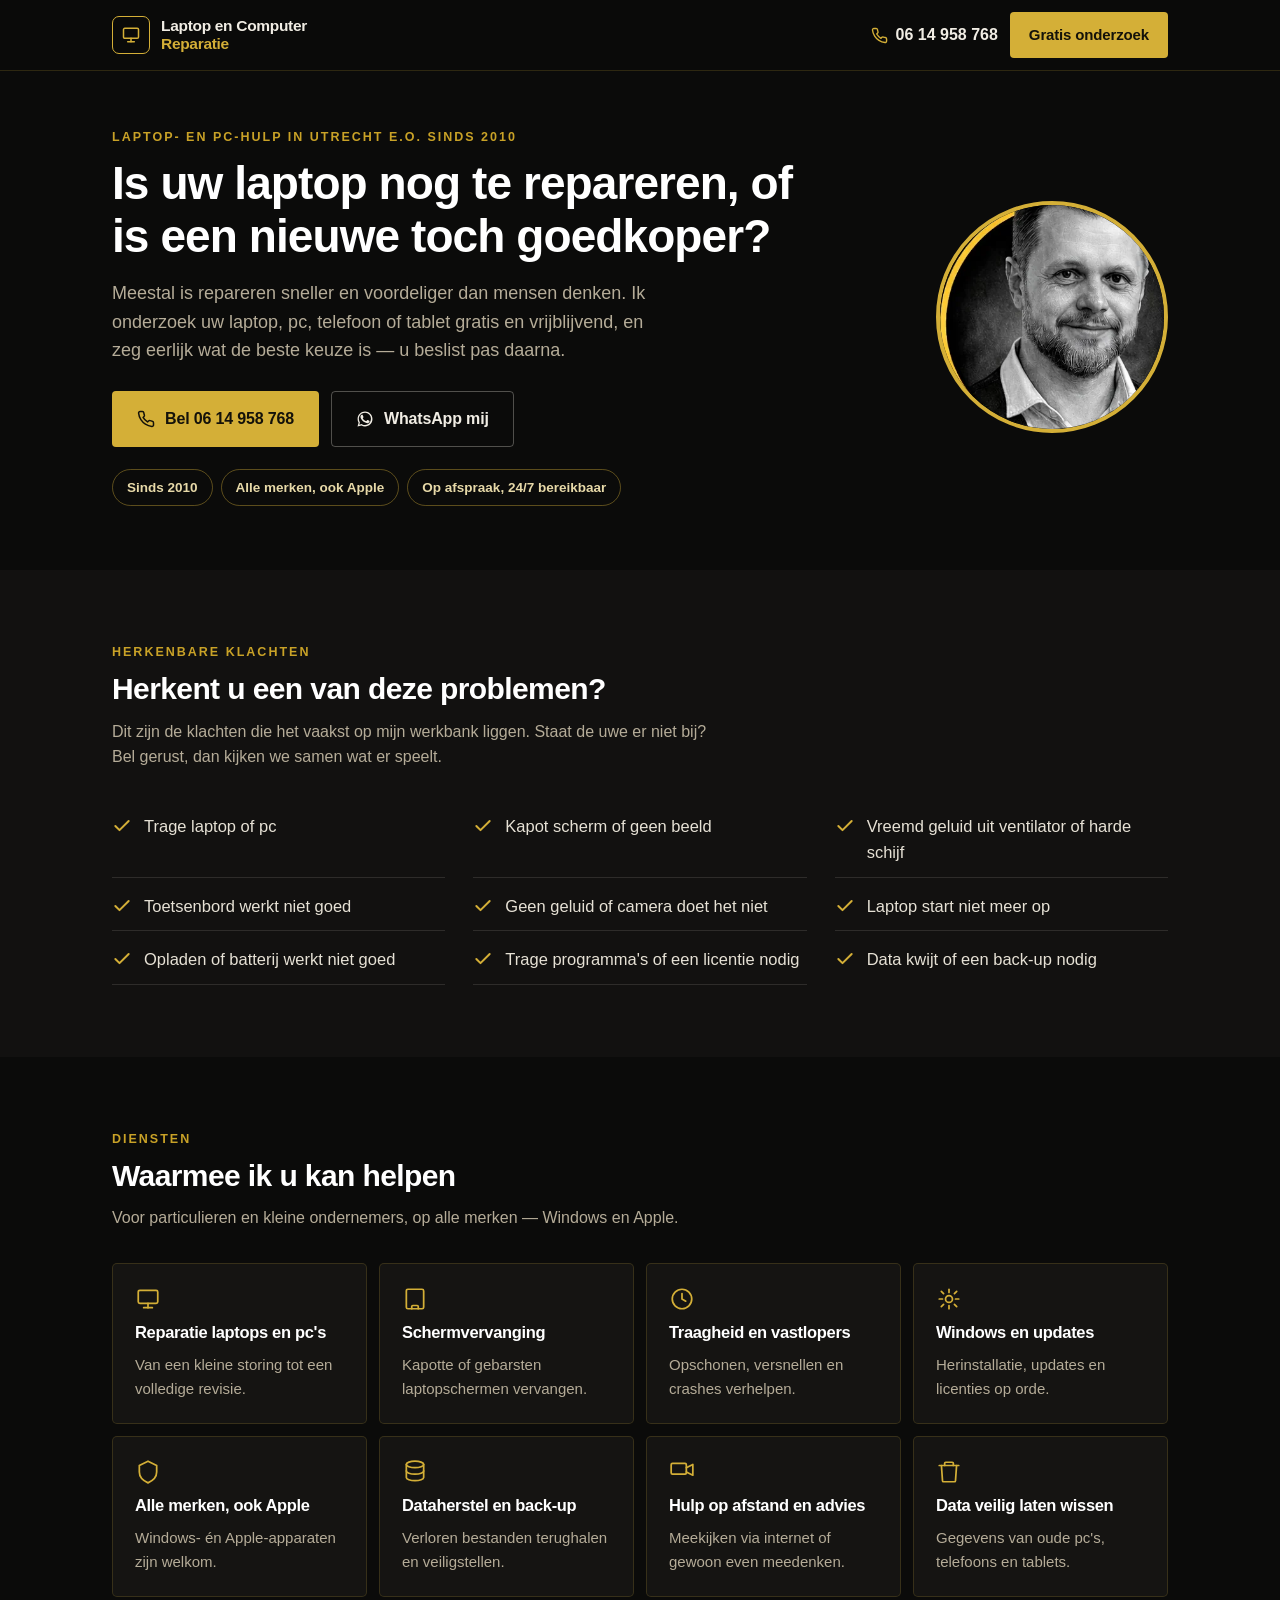
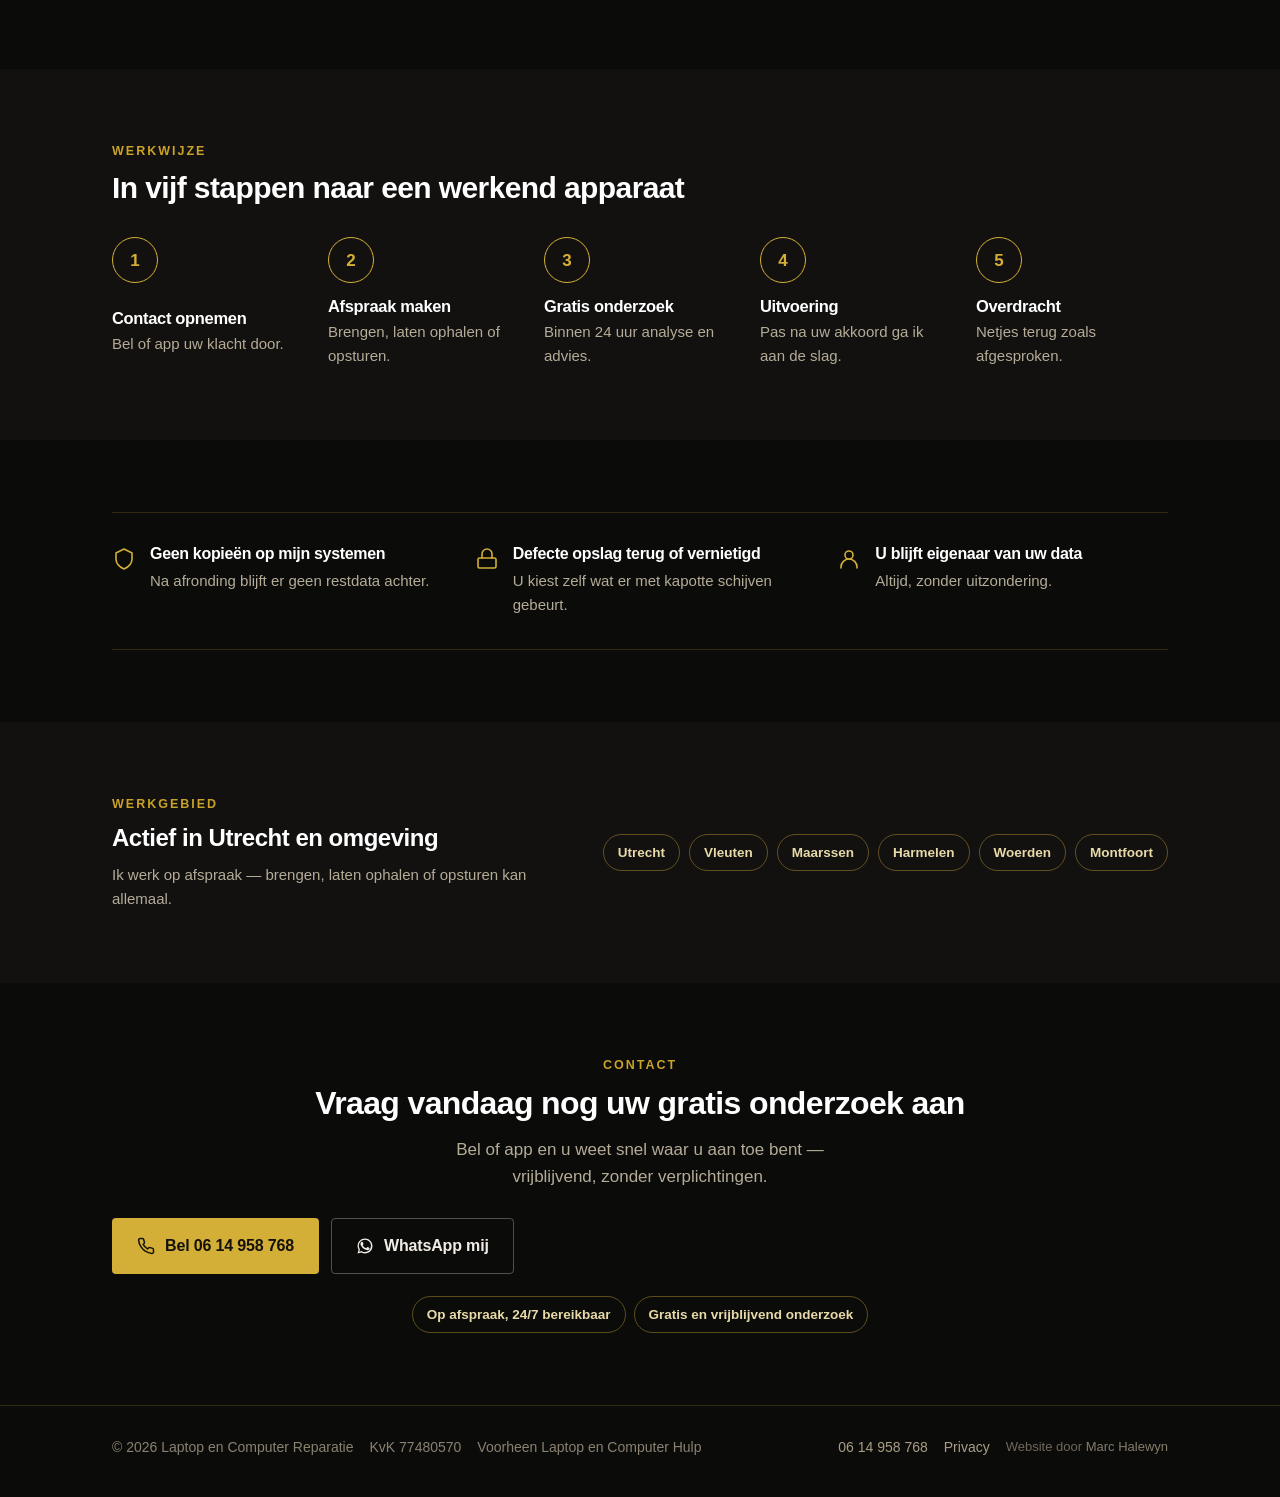
<file: index.html>
<!doctype html>
<html lang="nl">
<head>
<meta charset="utf-8">
<meta name="viewport" content="width=device-width, initial-scale=1">

<title>Laptop en Computer Reparatie | Utrecht e.o. — gratis onderzoek</title>
<meta name="description" content="Laptop- en pc-reparatie in Utrecht, Vleuten, Maarssen, Harmelen, Woerden en Montfoort. Gratis en vrijblijvend onderzoek, eerlijk advies vooraf. Alle merken, ook Apple. Sinds 2010. Bel of app 06 14 958 768.">
<link rel="canonical" href="https://laptopencomputerreparatie.nl/">
<meta name="robots" content="index, follow">
<meta name="theme-color" content="#0b0b0a">

<meta property="og:type" content="website">
<meta property="og:locale" content="nl_NL">
<meta property="og:site_name" content="Laptop en Computer Reparatie">
<meta property="og:title" content="Laptop en Computer Reparatie — Utrecht en omgeving">
<meta property="og:description" content="Is uw laptop nog te repareren, of is een nieuwe toch goedkoper? Gratis en vrijblijvend onderzoek, eerlijk advies vooraf. Bel of app 06 14 958 768.">
<meta property="og:url" content="https://laptopencomputerreparatie.nl/">
<meta property="og:image" content="https://laptopencomputerreparatie.nl/assets/og-image.jpg">
<meta property="og:image:width" content="1200">
<meta property="og:image:height" content="630">
<meta name="twitter:card" content="summary_large_image">

<link rel="icon" href="/assets/favicon.svg" type="image/svg+xml">
<link rel="apple-touch-icon" href="/assets/apple-touch-icon.png">
<link rel="stylesheet" href="/css/style.css">
</head>
<body>

<a class="skip" href="#main">Naar de inhoud</a>

<header class="site-header">
  <div class="wrap">
    <a class="brand" href="/" aria-label="Laptop en Computer Reparatie, naar begin van de pagina">
      <span class="brand__mark" aria-hidden="true">
        <svg width="20" height="20" viewBox="0 0 24 24" fill="none" stroke="#d4af37" stroke-width="1.8" stroke-linecap="round" stroke-linejoin="round"><rect x="3" y="4" width="18" height="12" rx="1.5"/><path d="M8 20h8"/><path d="M12 16v4"/></svg>
      </span>
      <span class="brand__name">Laptop en Computer<span>Reparatie</span></span>
    </a>

    <div class="header-actions">
      <a class="header-phone" href="tel:+31614958768">
        <svg width="17" height="17" viewBox="0 0 24 24" fill="none" stroke="#d4af37" stroke-width="2" stroke-linecap="round" stroke-linejoin="round" aria-hidden="true"><path d="M22 16.92v3a2 2 0 0 1-2.18 2 19.79 19.79 0 0 1-8.63-3.07 19.5 19.5 0 0 1-6-6 19.79 19.79 0 0 1-3.07-8.67A2 2 0 0 1 4.11 2h3a2 2 0 0 1 2 1.72c.127.96.361 1.903.7 2.81a2 2 0 0 1-.45 2.11L8.09 9.91a16 16 0 0 0 6 6l1.27-1.27a2 2 0 0 1 2.11-.45c.907.339 1.85.573 2.81.7A2 2 0 0 1 22 16.92z"/></svg>
        06 14 958 768
      </a>
      <a class="btn btn--primary header-cta" href="#contact">Gratis onderzoek</a>
    </div>
  </div>
</header>

<main id="main">

  <!-- HERO -->
  <section class="hero">
    <div class="wrap hero__inner">
      <div class="hero__media">
        <picture>
          <source srcset="/assets/portret.webp" type="image/webp">
          <img class="hero__portrait" src="/assets/portret.jpg" width="232" height="232"
               alt="Murtic, eigenaar van Laptop en Computer Reparatie" loading="eager" decoding="async">
        </picture>
      </div>

      <div class="hero__text">
        <span class="eyebrow">Laptop- en pc-hulp in Utrecht e.o. sinds 2010</span>
        <h1>Is uw laptop nog te repareren, of is een nieuwe toch goedkoper?</h1>
        <p class="hero__lead">
          Meestal is repareren sneller en voordeliger dan mensen denken. Ik onderzoek uw laptop, pc,
          telefoon of tablet gratis en vrijblijvend, en zeg eerlijk wat de beste keuze is — u beslist
          pas daarna.
        </p>

        <div class="hero__actions">
          <a class="btn btn--primary" href="tel:+31614958768">
            <svg width="18" height="18" viewBox="0 0 24 24" fill="none" stroke="#14120a" stroke-width="2" stroke-linecap="round" stroke-linejoin="round" aria-hidden="true"><path d="M22 16.92v3a2 2 0 0 1-2.18 2 19.79 19.79 0 0 1-8.63-3.07 19.5 19.5 0 0 1-6-6 19.79 19.79 0 0 1-3.07-8.67A2 2 0 0 1 4.11 2h3a2 2 0 0 1 2 1.72c.127.96.361 1.903.7 2.81a2 2 0 0 1-.45 2.11L8.09 9.91a16 16 0 0 0 6 6l1.27-1.27a2 2 0 0 1 2.11-.45c.907.339 1.85.573 2.81.7A2 2 0 0 1 22 16.92z"/></svg>
            Bel 06 14 958 768
          </a>
          <a class="btn btn--ghost" href="https://wa.me/31614958768?text=Hallo%2C%20ik%20heb%20een%20vraag%20over%20mijn%20laptop%20of%20pc." rel="noopener">
            <svg width="18" height="18" viewBox="0 0 24 24" fill="currentColor" aria-hidden="true"><path d="M17.47 14.38c-.3-.15-1.76-.87-2.03-.97-.27-.1-.47-.15-.67.15-.2.3-.77.97-.94 1.17-.17.2-.35.22-.65.07-.3-.15-1.26-.46-2.4-1.48-.89-.79-1.49-1.77-1.66-2.07-.17-.3-.02-.46.13-.61.14-.13.3-.35.45-.52.15-.17.2-.3.3-.5.1-.2.05-.37-.02-.52-.08-.15-.67-1.61-.92-2.21-.24-.58-.49-.5-.67-.51h-.57c-.2 0-.52.07-.8.37-.27.3-1.04 1.02-1.04 2.48s1.07 2.88 1.22 3.08c.15.2 2.1 3.2 5.08 4.49.71.3 1.26.49 1.69.63.71.22 1.36.19 1.87.12.57-.09 1.76-.72 2.01-1.41.25-.7.25-1.29.17-1.41-.07-.13-.27-.2-.57-.35z"/><path d="M12.04 2C6.58 2 2.13 6.45 2.13 11.91c0 1.75.46 3.45 1.32 4.95L2 22l5.25-1.38a9.87 9.87 0 0 0 4.79 1.22h.01c5.46 0 9.91-4.45 9.91-9.91C21.96 6.45 17.5 2 12.04 2zm0 18.03h-.01a8.2 8.2 0 0 1-4.18-1.15l-.3-.18-3.11.82.83-3.04-.2-.31a8.17 8.17 0 0 1-1.26-4.36c0-4.54 3.7-8.23 8.24-8.23a8.23 8.23 0 0 1 0 16.45z"/></svg>
            WhatsApp mij
          </a>
        </div>

        <div class="badges">
          <span class="pill">Sinds 2010</span>
          <span class="pill">Alle merken, ook Apple</span>
          <span class="pill">Op afspraak, 24/7 bereikbaar</span>
        </div>
      </div>
    </div>
  </section>

  <!-- KLACHTEN -->
  <section class="section section--alt" id="klachten">
    <div class="wrap">
      <div class="section-head">
        <span class="eyebrow">Herkenbare klachten</span>
        <h2>Herkent u een van deze problemen?</h2>
        <p>Dit zijn de klachten die het vaakst op mijn werkbank liggen. Staat de uwe er niet bij? Bel gerust, dan kijken we samen wat er speelt.</p>
      </div>

      <ul class="checklist">
        <li><svg width="20" height="20" viewBox="0 0 24 24" fill="none" stroke="currentColor" stroke-width="2.4" stroke-linecap="round" stroke-linejoin="round" aria-hidden="true"><polyline points="20 6 9 17 4 12"/></svg>Trage laptop of pc</li>
        <li><svg width="20" height="20" viewBox="0 0 24 24" fill="none" stroke="currentColor" stroke-width="2.4" stroke-linecap="round" stroke-linejoin="round" aria-hidden="true"><polyline points="20 6 9 17 4 12"/></svg>Kapot scherm of geen beeld</li>
        <li><svg width="20" height="20" viewBox="0 0 24 24" fill="none" stroke="currentColor" stroke-width="2.4" stroke-linecap="round" stroke-linejoin="round" aria-hidden="true"><polyline points="20 6 9 17 4 12"/></svg>Vreemd geluid uit ventilator of harde schijf</li>
        <li><svg width="20" height="20" viewBox="0 0 24 24" fill="none" stroke="currentColor" stroke-width="2.4" stroke-linecap="round" stroke-linejoin="round" aria-hidden="true"><polyline points="20 6 9 17 4 12"/></svg>Toetsenbord werkt niet goed</li>
        <li><svg width="20" height="20" viewBox="0 0 24 24" fill="none" stroke="currentColor" stroke-width="2.4" stroke-linecap="round" stroke-linejoin="round" aria-hidden="true"><polyline points="20 6 9 17 4 12"/></svg>Geen geluid of camera doet het niet</li>
        <li><svg width="20" height="20" viewBox="0 0 24 24" fill="none" stroke="currentColor" stroke-width="2.4" stroke-linecap="round" stroke-linejoin="round" aria-hidden="true"><polyline points="20 6 9 17 4 12"/></svg>Laptop start niet meer op</li>
        <li><svg width="20" height="20" viewBox="0 0 24 24" fill="none" stroke="currentColor" stroke-width="2.4" stroke-linecap="round" stroke-linejoin="round" aria-hidden="true"><polyline points="20 6 9 17 4 12"/></svg>Opladen of batterij werkt niet goed</li>
        <li><svg width="20" height="20" viewBox="0 0 24 24" fill="none" stroke="currentColor" stroke-width="2.4" stroke-linecap="round" stroke-linejoin="round" aria-hidden="true"><polyline points="20 6 9 17 4 12"/></svg>Trage programma's of een licentie nodig</li>
        <li><svg width="20" height="20" viewBox="0 0 24 24" fill="none" stroke="currentColor" stroke-width="2.4" stroke-linecap="round" stroke-linejoin="round" aria-hidden="true"><polyline points="20 6 9 17 4 12"/></svg>Data kwijt of een back-up nodig</li>
      </ul>
    </div>
  </section>

  <!-- DIENSTEN -->
  <section class="section" id="diensten">
    <div class="wrap">
      <div class="section-head">
        <span class="eyebrow">Diensten</span>
        <h2>Waarmee ik u kan helpen</h2>
        <p>Voor particulieren en kleine ondernemers, op alle merken — Windows en Apple.</p>
      </div>

      <div class="cards">
        <article class="card">
          <svg width="26" height="26" viewBox="0 0 24 24" fill="none" stroke="currentColor" stroke-width="1.6" stroke-linecap="round" stroke-linejoin="round" aria-hidden="true"><rect x="3" y="4" width="18" height="12" rx="1.5"/><path d="M8 20h8"/><path d="M12 16v4"/></svg>
          <h3>Reparatie laptops en pc's</h3>
          <p>Van een kleine storing tot een volledige revisie.</p>
        </article>

        <article class="card">
          <svg width="26" height="26" viewBox="0 0 24 24" fill="none" stroke="currentColor" stroke-width="1.6" stroke-linecap="round" stroke-linejoin="round" aria-hidden="true"><rect x="4" y="3" width="16" height="18" rx="1.5"/><path d="M9 21v-2a1 1 0 0 1 1-1h4a1 1 0 0 1 1 1v2"/></svg>
          <h3>Schermvervanging</h3>
          <p>Kapotte of gebarsten laptopschermen vervangen.</p>
        </article>

        <article class="card">
          <svg width="26" height="26" viewBox="0 0 24 24" fill="none" stroke="currentColor" stroke-width="1.6" stroke-linecap="round" stroke-linejoin="round" aria-hidden="true"><circle cx="12" cy="12" r="9"/><polyline points="12 7 12 12 15.5 14"/></svg>
          <h3>Traagheid en vastlopers</h3>
          <p>Opschonen, versnellen en crashes verhelpen.</p>
        </article>

        <article class="card">
          <svg width="26" height="26" viewBox="0 0 24 24" fill="none" stroke="currentColor" stroke-width="1.6" stroke-linecap="round" stroke-linejoin="round" aria-hidden="true"><path d="M12 3v3"/><path d="M12 18v3"/><path d="M4.9 4.9 7 7"/><path d="m17 17 2.1 2.1"/><path d="M3 12h3"/><path d="M18 12h3"/><path d="M4.9 19.1 7 17"/><path d="m17 7 2.1-2.1"/><circle cx="12" cy="12" r="3.2"/></svg>
          <h3>Windows en updates</h3>
          <p>Herinstallatie, updates en licenties op orde.</p>
        </article>

        <article class="card">
          <svg width="26" height="26" viewBox="0 0 24 24" fill="none" stroke="currentColor" stroke-width="1.6" stroke-linecap="round" stroke-linejoin="round" aria-hidden="true"><path d="M12 2l8 4v6c0 5-3.5 8-8 10-4.5-2-8-5-8-10V6l8-4z"/></svg>
          <h3>Alle merken, ook Apple</h3>
          <p>Windows- én Apple-apparaten zijn welkom.</p>
        </article>

        <article class="card">
          <svg width="26" height="26" viewBox="0 0 24 24" fill="none" stroke="currentColor" stroke-width="1.6" stroke-linecap="round" stroke-linejoin="round" aria-hidden="true"><ellipse cx="12" cy="5" rx="8" ry="3"/><path d="M4 5v6c0 1.66 3.58 3 8 3s8-1.34 8-3V5"/><path d="M4 11v6c0 1.66 3.58 3 8 3s8-1.34 8-3v-6"/></svg>
          <h3>Dataherstel en back-up</h3>
          <p>Verloren bestanden terughalen en veiligstellen.</p>
        </article>

        <article class="card">
          <svg width="26" height="26" viewBox="0 0 24 24" fill="none" stroke="currentColor" stroke-width="1.6" stroke-linecap="round" stroke-linejoin="round" aria-hidden="true"><rect x="2" y="4" width="14" height="10" rx="1.2"/><path d="m16 8 6-3v10l-6-3"/></svg>
          <h3>Hulp op afstand en advies</h3>
          <p>Meekijken via internet of gewoon even meedenken.</p>
        </article>

        <article class="card">
          <svg width="26" height="26" viewBox="0 0 24 24" fill="none" stroke="currentColor" stroke-width="1.6" stroke-linecap="round" stroke-linejoin="round" aria-hidden="true"><path d="M3 6h18"/><path d="M8 6V4a1 1 0 0 1 1-1h6a1 1 0 0 1 1 1v2"/><path d="m19 6-1 14a1 1 0 0 1-1 1H7a1 1 0 0 1-1-1L5 6"/></svg>
          <h3>Data veilig laten wissen</h3>
          <p>Gegevens van oude pc's, telefoons en tablets.</p>
        </article>
      </div>
    </div>
  </section>

  <!-- WERKWIJZE -->
  <section class="section section--alt" id="werkwijze">
    <div class="wrap">
      <div class="section-head">
        <span class="eyebrow">Werkwijze</span>
        <h2>In vijf stappen naar een werkend apparaat</h2>
      </div>

      <ol class="steps">
        <li><div><h3>Contact opnemen</h3><p>Bel of app uw klacht door.</p></div></li>
        <li><div><h3>Afspraak maken</h3><p>Brengen, laten ophalen of opsturen.</p></div></li>
        <li><div><h3>Gratis onderzoek</h3><p>Binnen 24 uur analyse en advies.</p></div></li>
        <li><div><h3>Uitvoering</h3><p>Pas na uw akkoord ga ik aan de slag.</p></div></li>
        <li><div><h3>Overdracht</h3><p>Netjes terug zoals afgesproken.</p></div></li>
      </ol>
    </div>
  </section>

  <!-- VERTROUWEN -->
  <section class="section" id="data">
    <div class="wrap">
      <div class="trust">
        <div class="trust__item">
          <svg width="24" height="24" viewBox="0 0 24 24" fill="none" stroke="currentColor" stroke-width="1.6" stroke-linecap="round" stroke-linejoin="round" aria-hidden="true"><path d="M12 2l8 4v6c0 5-3.5 8-8 10-4.5-2-8-5-8-10V6l8-4z"/></svg>
          <div>
            <h3>Geen kopieën op mijn systemen</h3>
            <p>Na afronding blijft er geen restdata achter.</p>
          </div>
        </div>

        <div class="trust__item">
          <svg width="24" height="24" viewBox="0 0 24 24" fill="none" stroke="currentColor" stroke-width="1.6" stroke-linecap="round" stroke-linejoin="round" aria-hidden="true"><rect x="3" y="11" width="18" height="10" rx="1.5"/><path d="M7 11V7a5 5 0 0 1 10 0v4"/></svg>
          <div>
            <h3>Defecte opslag terug of vernietigd</h3>
            <p>U kiest zelf wat er met kapotte schijven gebeurt.</p>
          </div>
        </div>

        <div class="trust__item">
          <svg width="24" height="24" viewBox="0 0 24 24" fill="none" stroke="currentColor" stroke-width="1.6" stroke-linecap="round" stroke-linejoin="round" aria-hidden="true"><circle cx="12" cy="8" r="4"/><path d="M4 21v-1a8 8 0 0 1 16 0v1"/></svg>
          <div>
            <h3>U blijft eigenaar van uw data</h3>
            <p>Altijd, zonder uitzondering.</p>
          </div>
        </div>
      </div>
    </div>
  </section>

  <!-- WERKGEBIED -->
  <section class="section section--alt" id="werkgebied">
    <div class="wrap area">
      <div class="area__text">
        <span class="eyebrow">Werkgebied</span>
        <h2 style="font-size:24px">Actief in Utrecht en omgeving</h2>
        <p class="area__note" style="margin-top:12px">Ik werk op afspraak — brengen, laten ophalen of opsturen kan allemaal.</p>
      </div>
      <div class="area__pills">
        <span class="pill">Utrecht</span>
        <span class="pill">Vleuten</span>
        <span class="pill">Maarssen</span>
        <span class="pill">Harmelen</span>
        <span class="pill">Woerden</span>
        <span class="pill">Montfoort</span>
      </div>
    </div>
  </section>

  <!-- CONTACT -->
  <section class="section contact" id="contact">
    <div class="wrap">
      <span class="eyebrow">Contact</span>
      <h2>Vraag vandaag nog uw gratis onderzoek aan</h2>
      <p>Bel of app en u weet snel waar u aan toe bent — vrijblijvend, zonder verplichtingen.</p>

      <div class="contact__actions">
        <a class="btn btn--primary" href="tel:+31614958768">
          <svg width="18" height="18" viewBox="0 0 24 24" fill="none" stroke="#14120a" stroke-width="2" stroke-linecap="round" stroke-linejoin="round" aria-hidden="true"><path d="M22 16.92v3a2 2 0 0 1-2.18 2 19.79 19.79 0 0 1-8.63-3.07 19.5 19.5 0 0 1-6-6 19.79 19.79 0 0 1-3.07-8.67A2 2 0 0 1 4.11 2h3a2 2 0 0 1 2 1.72c.127.96.361 1.903.7 2.81a2 2 0 0 1-.45 2.11L8.09 9.91a16 16 0 0 0 6 6l1.27-1.27a2 2 0 0 1 2.11-.45c.907.339 1.85.573 2.81.7A2 2 0 0 1 22 16.92z"/></svg>
          Bel 06 14 958 768
        </a>
        <a class="btn btn--ghost" href="https://wa.me/31614958768?text=Hallo%2C%20ik%20heb%20een%20vraag%20over%20mijn%20laptop%20of%20pc." rel="noopener">
          <svg width="18" height="18" viewBox="0 0 24 24" fill="currentColor" aria-hidden="true"><path d="M17.47 14.38c-.3-.15-1.76-.87-2.03-.97-.27-.1-.47-.15-.67.15-.2.3-.77.97-.94 1.17-.17.2-.35.22-.65.07-.3-.15-1.26-.46-2.4-1.48-.89-.79-1.49-1.77-1.66-2.07-.17-.3-.02-.46.13-.61.14-.13.3-.35.45-.52.15-.17.2-.3.3-.5.1-.2.05-.37-.02-.52-.08-.15-.67-1.61-.92-2.21-.24-.58-.49-.5-.67-.51h-.57c-.2 0-.52.07-.8.37-.27.3-1.04 1.02-1.04 2.48s1.07 2.88 1.22 3.08c.15.2 2.1 3.2 5.08 4.49.71.3 1.26.49 1.69.63.71.22 1.36.19 1.87.12.57-.09 1.76-.72 2.01-1.41.25-.7.25-1.29.17-1.41-.07-.13-.27-.2-.57-.35z"/><path d="M12.04 2C6.58 2 2.13 6.45 2.13 11.91c0 1.75.46 3.45 1.32 4.95L2 22l5.25-1.38a9.87 9.87 0 0 0 4.79 1.22h.01c5.46 0 9.91-4.45 9.91-9.91C21.96 6.45 17.5 2 12.04 2zm0 18.03h-.01a8.2 8.2 0 0 1-4.18-1.15l-.3-.18-3.11.82.83-3.04-.2-.31a8.17 8.17 0 0 1-1.26-4.36c0-4.54 3.7-8.23 8.24-8.23a8.23 8.23 0 0 1 0 16.45z"/></svg>
          WhatsApp mij
        </a>
      </div>

      <div class="badges">
        <span class="pill">Op afspraak, 24/7 bereikbaar</span>
        <span class="pill">Gratis en vrijblijvend onderzoek</span>
      </div>
    </div>
  </section>

</main>

<footer class="site-footer">
  <div class="wrap">
    <div class="site-footer__legal">
      <span>&copy; <span id="jaar">2026</span> Laptop en Computer Reparatie</span>
      <span>KvK 77480570</span>
      <span>Voorheen Laptop en Computer Hulp</span>
    </div>
    <div class="site-footer__legal">
      <a href="tel:+31614958768">06 14 958 768</a>
      <a href="/privacy.html">Privacy</a>
      <span class="credit">Website door <a href="https://agilehalewyn.com/" target="_blank" rel="noopener">Marc Halewyn</a></span>
    </div>
  </div>
</footer>

<script type="application/ld+json">
{
  "@context": "https://schema.org",
  "@type": "LocalBusiness",
  "@id": "https://laptopencomputerreparatie.nl/#business",
  "name": "Laptop en Computer Reparatie",
  "alternateName": "Laptop en Computer Hulp",
  "description": "Reparatie van laptops, pc's, telefoons en tablets in Utrecht en omgeving. Gratis en vrijblijvend onderzoek met eerlijk advies vooraf. Alle merken, ook Apple.",
  "url": "https://laptopencomputerreparatie.nl/",
  "telephone": "+31614958768",
  "image": "https://laptopencomputerreparatie.nl/assets/og-image.jpg",
  "foundingDate": "2010",
  "priceRange": "$$",
  "address": {
    "@type": "PostalAddress",
    "addressLocality": "Vleuten",
    "addressRegion": "Utrecht",
    "addressCountry": "NL"
  },
  "areaServed": [
    { "@type": "City", "name": "Utrecht" },
    { "@type": "City", "name": "Vleuten" },
    { "@type": "City", "name": "Maarssen" },
    { "@type": "City", "name": "Harmelen" },
    { "@type": "City", "name": "Woerden" },
    { "@type": "City", "name": "Montfoort" }
  ],
  "openingHoursSpecification": [{
    "@type": "OpeningHoursSpecification",
    "dayOfWeek": ["Monday","Tuesday","Wednesday","Thursday","Friday","Saturday","Sunday"],
    "opens": "00:00",
    "closes": "23:59",
    "description": "Telefonisch 24/7 bereikbaar, reparaties op afspraak"
  }],
  "makesOffer": [
    { "@type": "Offer", "itemOffered": { "@type": "Service", "name": "Laptop- en pc-reparatie" } },
    { "@type": "Offer", "itemOffered": { "@type": "Service", "name": "Schermvervanging" } },
    { "@type": "Offer", "itemOffered": { "@type": "Service", "name": "Dataherstel en back-up" } },
    { "@type": "Offer", "itemOffered": { "@type": "Service", "name": "Windows herinstallatie en updates" } },
    { "@type": "Offer", "itemOffered": { "@type": "Service", "name": "Hulp op afstand" } }
  ]
}
</script>

<script>
  document.getElementById('jaar').textContent = new Date().getFullYear();
</script>

</body>
</html>
</file>
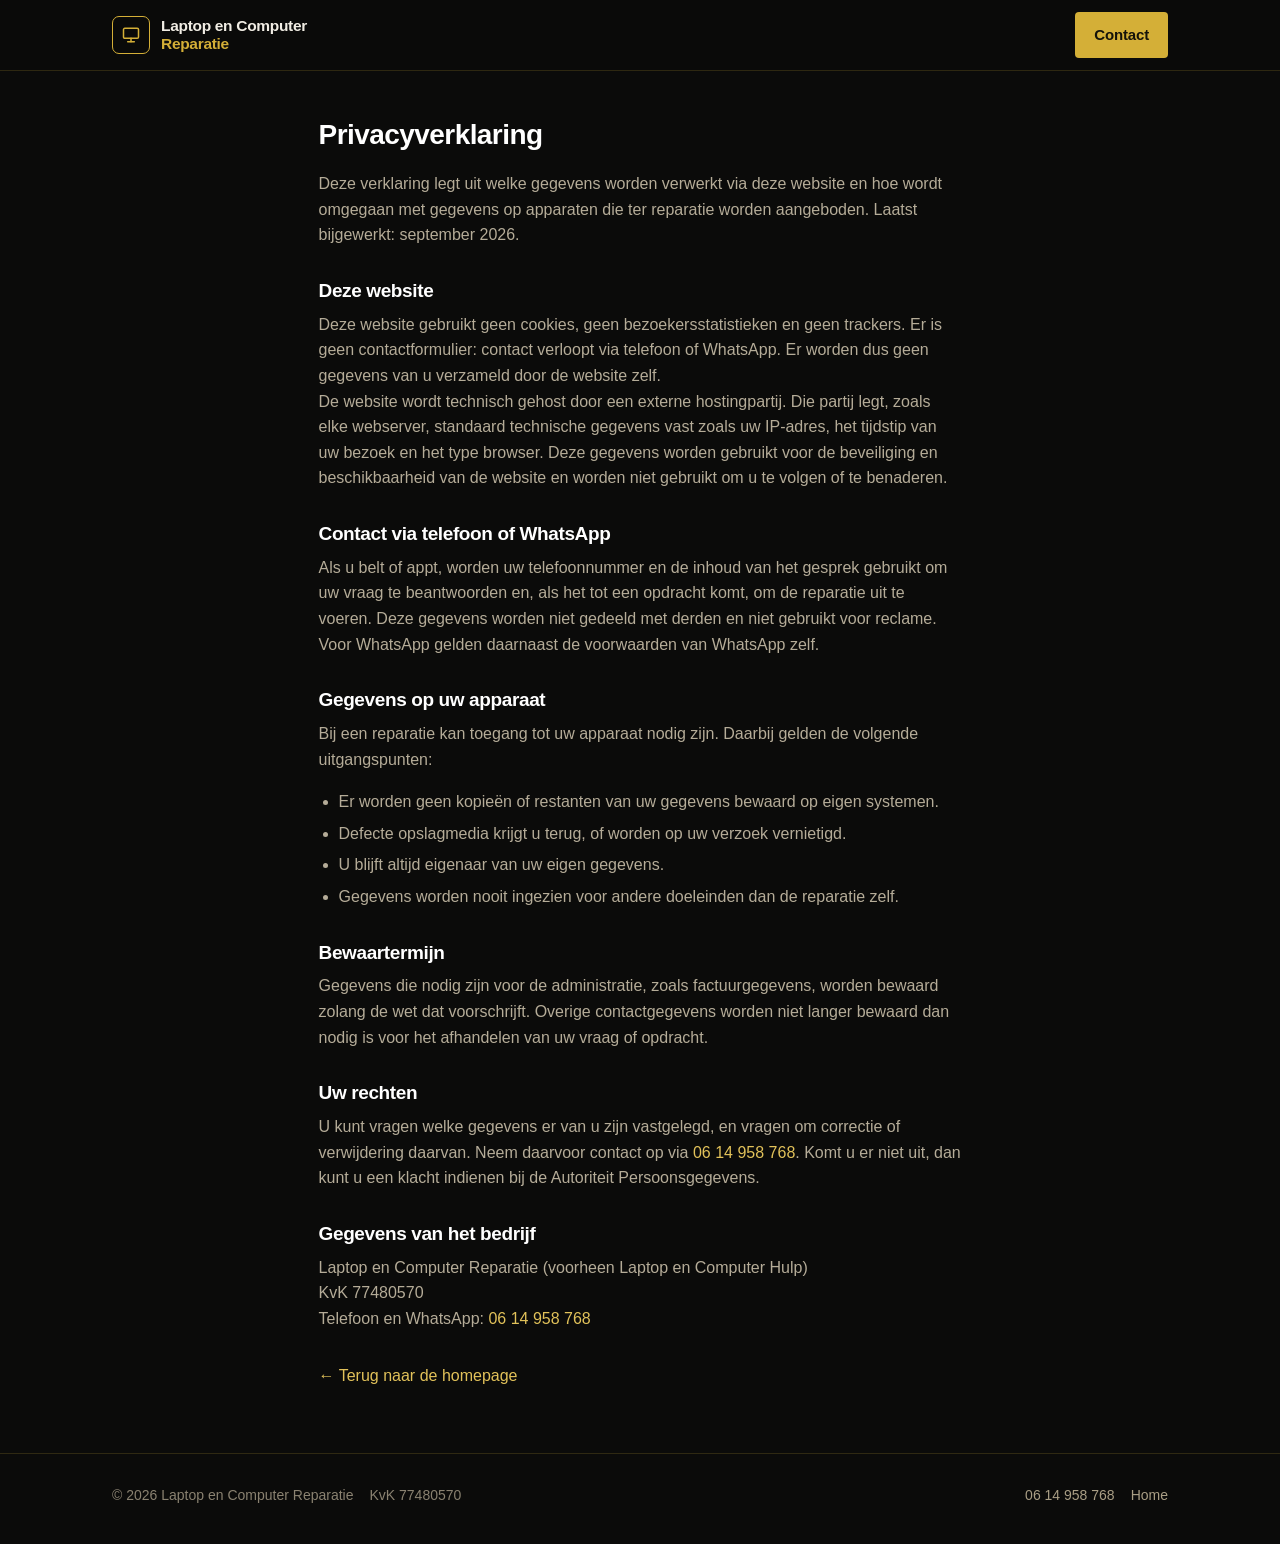
<file: privacy.html>
<!doctype html>
<html lang="nl">
<head>
<meta charset="utf-8">
<meta name="viewport" content="width=device-width, initial-scale=1">
<title>Privacyverklaring | Laptop en Computer Reparatie</title>
<meta name="description" content="Privacyverklaring van Laptop en Computer Reparatie: welke gegevens deze website verwerkt en hoe wordt omgegaan met gegevens op apparaten die ter reparatie worden aangeboden.">
<meta name="robots" content="index, follow">
<meta name="theme-color" content="#0b0b0a">
<link rel="canonical" href="https://laptopencomputerreparatie.nl/privacy.html">
<link rel="icon" href="/assets/favicon.svg" type="image/svg+xml">
<link rel="apple-touch-icon" href="/assets/apple-touch-icon.png">
<link rel="stylesheet" href="/css/style.css">
</head>
<body>

<a class="skip" href="#main">Naar de inhoud</a>

<header class="site-header">
  <div class="wrap">
    <a class="brand" href="/" aria-label="Laptop en Computer Reparatie, naar de homepage">
      <span class="brand__mark" aria-hidden="true">
        <svg width="20" height="20" viewBox="0 0 24 24" fill="none" stroke="#d4af37" stroke-width="1.8" stroke-linecap="round" stroke-linejoin="round"><rect x="3" y="4" width="18" height="12" rx="1.5"/><path d="M8 20h8"/><path d="M12 16v4"/></svg>
      </span>
      <span class="brand__name">Laptop en Computer<span>Reparatie</span></span>
    </a>
    <div class="header-actions">
      <a class="btn btn--primary header-cta" href="/#contact">Contact</a>
    </div>
  </div>
</header>

<main id="main">
  <div class="wrap prose">
    <h1>Privacyverklaring</h1>

    <p>Deze verklaring legt uit welke gegevens worden verwerkt via deze website en hoe wordt omgegaan
    met gegevens op apparaten die ter reparatie worden aangeboden. Laatst bijgewerkt: september 2026.</p>

    <h2>Deze website</h2>
    <p>Deze website gebruikt geen cookies, geen bezoekersstatistieken en geen trackers. Er is geen
    contactformulier: contact verloopt via telefoon of WhatsApp. Er worden dus geen gegevens van u
    verzameld door de website zelf.</p>
    <p>De website wordt technisch gehost door een externe hostingpartij. Die partij legt, zoals elke
    webserver, standaard technische gegevens vast zoals uw IP-adres, het tijdstip van uw bezoek en het
    type browser. Deze gegevens worden gebruikt voor de beveiliging en beschikbaarheid van de website
    en worden niet gebruikt om u te volgen of te benaderen.</p>

    <h2>Contact via telefoon of WhatsApp</h2>
    <p>Als u belt of appt, worden uw telefoonnummer en de inhoud van het gesprek gebruikt om uw vraag
    te beantwoorden en, als het tot een opdracht komt, om de reparatie uit te voeren. Deze gegevens
    worden niet gedeeld met derden en niet gebruikt voor reclame. Voor WhatsApp gelden daarnaast de
    voorwaarden van WhatsApp zelf.</p>

    <h2>Gegevens op uw apparaat</h2>
    <p>Bij een reparatie kan toegang tot uw apparaat nodig zijn. Daarbij gelden de volgende
    uitgangspunten:</p>
    <ul>
      <li>Er worden geen kopieën of restanten van uw gegevens bewaard op eigen systemen.</li>
      <li>Defecte opslagmedia krijgt u terug, of worden op uw verzoek vernietigd.</li>
      <li>U blijft altijd eigenaar van uw eigen gegevens.</li>
      <li>Gegevens worden nooit ingezien voor andere doeleinden dan de reparatie zelf.</li>
    </ul>

    <h2>Bewaartermijn</h2>
    <p>Gegevens die nodig zijn voor de administratie, zoals factuurgegevens, worden bewaard zolang de
    wet dat voorschrijft. Overige contactgegevens worden niet langer bewaard dan nodig is voor het
    afhandelen van uw vraag of opdracht.</p>

    <h2>Uw rechten</h2>
    <p>U kunt vragen welke gegevens er van u zijn vastgelegd, en vragen om correctie of verwijdering
    daarvan. Neem daarvoor contact op via <a href="tel:+31614958768">06 14 958 768</a>. Komt u er niet
    uit, dan kunt u een klacht indienen bij de Autoriteit Persoonsgegevens.</p>

    <h2>Gegevens van het bedrijf</h2>
    <p>Laptop en Computer Reparatie (voorheen Laptop en Computer Hulp)<br>
    KvK 77480570<br>
    Telefoon en WhatsApp: <a href="tel:+31614958768">06 14 958 768</a></p>

    <p style="margin-top:32px"><a href="/">&larr; Terug naar de homepage</a></p>
  </div>
</main>

<footer class="site-footer">
  <div class="wrap">
    <div class="site-footer__legal">
      <span>&copy; 2026 Laptop en Computer Reparatie</span>
      <span>KvK 77480570</span>
    </div>
    <div class="site-footer__legal">
      <a href="tel:+31614958768">06 14 958 768</a>
      <a href="/">Home</a>
    </div>
  </div>
</footer>

</body>
</html>
</file>
<file: css/style.css>
/* Laptop en Computer Reparatie — stylesheet
   Kleuren en typografie volgen het goedgekeurde ontwerp (zwart/goud).
   Geen externe bestanden: lettertypen komen van het besturingssysteem. */

:root {
  --bg: #0b0b0a;
  --bg-alt: #121110;
  --card: #151412;
  --gold: #d4af37;
  --gold-soft: #e2c25a;
  --gold-dim: #c9a227;
  --text: #f1ede4;
  --muted: #b5ac98;
  --line: rgba(212, 175, 55, 0.18);
  --line-soft: rgba(241, 237, 228, 0.12);

  --font-head: "Segoe UI", -apple-system, BlinkMacSystemFont, Roboto, "Helvetica Neue", Arial, sans-serif;
  --font-body: "Segoe UI", -apple-system, BlinkMacSystemFont, Roboto, "Helvetica Neue", Arial, sans-serif;

  --wrap: 1120px;
  --gutter: 20px;
}

* { box-sizing: border-box; }

html { scroll-behavior: smooth; }

@media (prefers-reduced-motion: reduce) {
  html { scroll-behavior: auto; }
  *, *::before, *::after { animation-duration: .01ms !important; transition-duration: .01ms !important; }
}

body {
  margin: 0;
  background: var(--bg);
  color: var(--text);
  font-family: var(--font-body);
  font-size: 17px;
  line-height: 1.6;
  -webkit-font-smoothing: antialiased;
  text-rendering: optimizeLegibility;
}

h1, h2, h3 {
  font-family: var(--font-head);
  margin: 0;
  line-height: 1.15;
  letter-spacing: -0.02em;
  font-weight: 700;
  color: #fff;
  text-wrap: balance;
}

p { margin: 0; }
img { max-width: 100%; display: block; }

a { color: var(--gold-soft); text-decoration: none; }
a:hover { color: var(--gold); text-decoration: underline; }

:focus-visible {
  outline: 3px solid var(--gold-soft);
  outline-offset: 3px;
  border-radius: 2px;
}

.skip {
  position: absolute;
  left: -9999px;
  top: 0;
  background: var(--gold);
  color: #14120a;
  padding: 12px 20px;
  font-weight: 700;
  z-index: 100;
}
.skip:focus { left: 0; text-decoration: none; }

.wrap {
  width: 100%;
  max-width: var(--wrap);
  margin: 0 auto;
  padding: 0 var(--gutter);
}

.section { padding: 56px 0; }
.section--alt { background: var(--bg-alt); }

.eyebrow {
  font-size: 12.5px;
  font-weight: 700;
  letter-spacing: 0.16em;
  text-transform: uppercase;
  color: var(--gold-dim);
  margin: 0 0 10px;
  display: block;
}

.section-head { max-width: 620px; margin-bottom: 32px; }
.section-head h2 { font-size: 26px; }
.section-head p { color: var(--muted); margin-top: 12px; font-size: 16px; }

/* ---------- Buttons ---------- */

.btn {
  display: inline-flex;
  align-items: center;
  justify-content: center;
  gap: 10px;
  min-height: 52px;
  padding: 14px 24px;
  border-radius: 4px;
  font-family: var(--font-head);
  font-weight: 700;
  font-size: 16px;
  letter-spacing: -0.01em;
  border: 1.5px solid transparent;
  cursor: pointer;
  transition: background-color .15s ease, border-color .15s ease, color .15s ease;
  text-align: center;
}
.btn:hover { text-decoration: none; }

.btn--primary { background: var(--gold); color: #14120a; }
.btn--primary:hover { background: var(--gold-soft); color: #14120a; }

.btn--ghost { background: transparent; color: var(--text); border-color: rgba(241, 237, 228, 0.3); }
.btn--ghost:hover { border-color: var(--gold); color: var(--gold-soft); }

.btn svg { flex-shrink: 0; }

/* ---------- Header ---------- */

.site-header {
  position: sticky;
  top: 0;
  z-index: 20;
  background: rgba(11, 11, 10, 0.94);
  backdrop-filter: blur(8px);
  -webkit-backdrop-filter: blur(8px);
  border-bottom: 1px solid var(--line);
}

.site-header .wrap {
  display: flex;
  align-items: center;
  justify-content: space-between;
  gap: 16px;
  padding-top: 12px;
  padding-bottom: 12px;
}

.brand { display: flex; align-items: center; gap: 11px; min-width: 0; }
.brand:hover { text-decoration: none; }

.brand__mark {
  width: 38px;
  height: 38px;
  border-radius: 7px;
  border: 1.5px solid var(--gold);
  display: grid;
  place-items: center;
  flex-shrink: 0;
}

.brand__name {
  font-family: var(--font-head);
  font-weight: 700;
  font-size: 15.5px;
  line-height: 1.15;
  color: var(--text);
  letter-spacing: -0.02em;
}
.brand__name span { color: var(--gold); display: block; }

.header-actions { display: flex; align-items: center; gap: 12px; }

.header-phone {
  display: none;
  align-items: center;
  gap: 8px;
  font-family: var(--font-head);
  font-weight: 700;
  font-size: 16px;
  color: var(--text);
  white-space: nowrap;
}
.header-phone:hover { color: var(--gold-soft); text-decoration: none; }

.header-cta { display: inline-flex; min-height: 44px; padding: 10px 18px; font-size: 15px; }

/* ---------- Hero ---------- */

.hero { padding: 40px 0 48px; }
.hero__inner { display: flex; flex-direction: column; gap: 28px; }

.hero__portrait {
  width: 132px;
  height: 132px;
  border-radius: 50%;
  border: 3px solid var(--gold);
  object-fit: cover;
  background: #000;
}

.hero h1 { font-size: 30px; margin-bottom: 16px; }
.hero__lead { color: var(--muted); font-size: 17px; max-width: 54ch; }

.hero__actions {
  display: flex;
  flex-direction: column;
  gap: 12px;
  margin-top: 26px;
}

.badges { display: flex; flex-wrap: wrap; gap: 8px; margin-top: 22px; }

.pill {
  display: inline-flex;
  align-items: center;
  gap: 7px;
  padding: 7px 14px;
  border-radius: 999px;
  border: 1px solid rgba(212, 175, 55, 0.4);
  font-size: 13.5px;
  font-weight: 600;
  color: #e7d9a8;
  white-space: nowrap;
}

/* ---------- Checklist ---------- */

.checklist {
  list-style: none;
  margin: 0;
  padding: 0;
  display: grid;
  gap: 4px;
  grid-template-columns: 1fr;
}

.checklist li {
  display: flex;
  align-items: flex-start;
  gap: 12px;
  padding: 11px 0;
  font-size: 16.5px;
  color: #e6e1d5;
  border-bottom: 1px solid var(--line-soft);
}
.checklist li:last-child { border-bottom: 0; }
.checklist svg { flex-shrink: 0; margin-top: 3px; color: var(--gold); }

/* ---------- Cards ---------- */

.cards {
  display: grid;
  grid-template-columns: 1fr;
  gap: 12px;
}

.card {
  background: var(--card);
  border: 1px solid var(--line);
  border-radius: 5px;
  padding: 22px;
  display: flex;
  flex-direction: column;
  gap: 11px;
}
.card svg { color: var(--gold); }
.card h3 { font-size: 16.5px; }
.card p { font-size: 15px; color: var(--muted); }

/* ---------- Stappen ---------- */

.steps {
  list-style: none;
  counter-reset: step;
  margin: 0;
  padding: 0;
  display: grid;
  grid-template-columns: 1fr;
  gap: 22px;
}

.steps li {
  display: grid;
  grid-template-columns: 44px 1fr;
  gap: 16px;
  align-items: start;
}

.steps li::before {
  counter-increment: step;
  content: counter(step);
  width: 44px;
  height: 44px;
  border-radius: 50%;
  border: 1.5px solid var(--gold);
  color: var(--gold);
  font-family: var(--font-head);
  font-weight: 700;
  font-size: 17px;
  display: grid;
  place-items: center;
}

.steps h3 { font-size: 16.5px; margin-bottom: 4px; }
.steps p { font-size: 15px; color: var(--muted); }

/* ---------- Vertrouwen ---------- */

.trust {
  border-top: 1px solid var(--line);
  border-bottom: 1px solid var(--line);
  padding: 32px 0;
  display: grid;
  grid-template-columns: 1fr;
  gap: 26px;
}

.trust__item { display: flex; gap: 14px; align-items: flex-start; }
.trust__item svg { flex-shrink: 0; color: var(--gold); margin-top: 2px; }
.trust__item h3 { font-size: 16px; margin-bottom: 5px; }
.trust__item p { font-size: 15px; color: var(--muted); }

/* ---------- Werkgebied ---------- */

.area { display: flex; flex-direction: column; gap: 22px; }
.area__pills { display: flex; flex-wrap: wrap; gap: 9px; }
.area__note { color: var(--muted); font-size: 15px; }

/* ---------- Contact ---------- */

.contact { text-align: center; }
.contact h2 { font-size: 27px; margin-bottom: 14px; }
.contact p { color: var(--muted); margin: 0 auto; max-width: 46ch; }

.contact__actions {
  display: flex;
  flex-direction: column;
  gap: 12px;
  margin: 28px 0 22px;
}

.contact .badges { justify-content: center; }

/* ---------- Footer ---------- */

.site-footer {
  border-top: 1px solid var(--line);
  padding: 26px 0 34px;
  font-size: 14px;
  color: #8a8271;
}

.site-footer .wrap { display: flex; flex-direction: column; gap: 10px; }
.site-footer a { color: #a99e85; display: inline-block; padding: 4px 0; }
.site-footer a:hover { color: var(--gold-soft); }
.site-footer__legal { display: flex; flex-wrap: wrap; align-items: center; gap: 2px 16px; }
.site-footer .credit { color: #6f685a; font-size: 13px; }
.site-footer .credit a { color: #857c6b; padding: 0; }
.site-footer .credit a:hover { color: var(--gold-soft); }

/* ---------- Tekstpagina's (privacy, 404) ---------- */

.prose { max-width: 68ch; padding: 48px 0 64px; }
.prose h1 { font-size: 28px; margin-bottom: 20px; }
.prose h2 { font-size: 19px; margin: 32px 0 10px; }
.prose p, .prose li { color: var(--muted); font-size: 16px; }
.prose ul { padding-left: 20px; }
.prose li { margin-bottom: 6px; }

/* ---------- Responsive ---------- */

@media (min-width: 560px) {
  .hero__actions, .contact__actions { flex-direction: row; flex-wrap: wrap; }
  .hero__actions .btn, .contact__actions .btn { flex: 0 0 auto; }
  .checklist { grid-template-columns: repeat(2, minmax(0, 1fr)); column-gap: 28px; }
  .cards { grid-template-columns: repeat(2, minmax(0, 1fr)); }
}

@media (min-width: 720px) {
  :root { --gutter: 32px; }
  body { font-size: 17px; }
  .section { padding: 72px 0; }
  .hero { padding: 56px 0 64px; }
  .hero h1 { font-size: 40px; }
  .hero__lead { font-size: 18px; }
  .section-head h2 { font-size: 30px; }
  .contact h2 { font-size: 32px; }
  .header-phone { display: inline-flex; }
  .trust { grid-template-columns: repeat(3, minmax(0, 1fr)); gap: 32px; }
  .steps { grid-template-columns: repeat(2, minmax(0, 1fr)); gap: 28px 32px; }
  .site-footer .wrap { flex-direction: row; justify-content: space-between; align-items: center; }
  .area { flex-direction: row; align-items: center; justify-content: space-between; gap: 40px; }
  .area__text { max-width: 420px; }
}

@media (min-width: 980px) {
  .hero__inner {
    flex-direction: row-reverse;
    align-items: center;
    gap: 56px;
  }
  .hero__media { flex: 0 0 auto; }
  .hero__portrait { width: 232px; height: 232px; border-width: 4px; }
  .hero h1 { font-size: 46px; }
  .checklist { grid-template-columns: repeat(3, minmax(0, 1fr)); }
  .cards { grid-template-columns: repeat(4, minmax(0, 1fr)); }
  .steps { grid-template-columns: repeat(5, minmax(0, 1fr)); gap: 24px; }
  .steps li { grid-template-columns: 1fr; gap: 14px; }
}

/* ---------- Print ---------- */

@media print {
  .site-header, .hero__actions, .contact__actions, .skip { display: none; }
  body { background: #fff; color: #000; }
  h1, h2, h3 { color: #000; }
}
</file>
